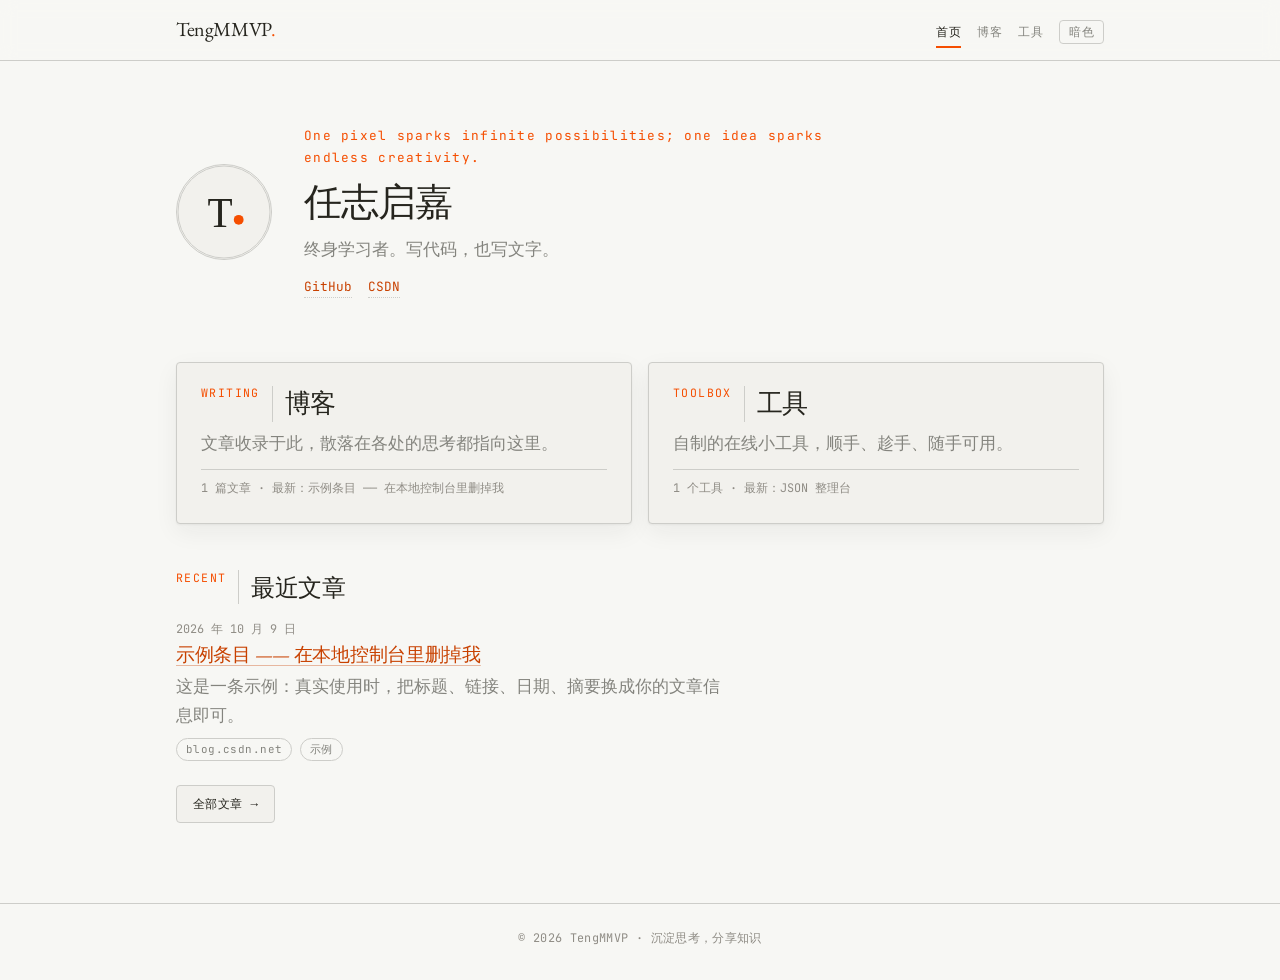
<file: index.html>
<!DOCTYPE html>
<html lang="zh-CN">
<head>
  <meta charset="UTF-8">
  <meta name="viewport" content="width=device-width, initial-scale=1.0">
<!--gen:head-title:start-->
  <title>TengMMVP · One pixel sparks infinite possibilities; one idea sparks endless creativity.</title>
  <meta name="description" content="TengMMVP 的个人主页：沉淀思考，分享知识。">
<!--gen:head-title:end-->
<!--gen:csp:start-->
  <meta http-equiv="Content-Security-Policy" content="default-src 'self'; script-src 'self'; style-src 'self' 'unsafe-inline'; img-src 'self' data:; font-src 'self'; connect-src 'self'; object-src 'none'; base-uri 'self'; form-action 'self'">
<!--gen:csp:end-->
  <script src="/shared/theme-boot.js"></script>
  <link rel="icon" href="/assets/icons/favicon.svg" type="image/svg+xml">
  <link rel="icon" href="/favicon.ico" sizes="any">
  <link rel="icon" href="/assets/icons/favicon-32x32.png" type="image/png" sizes="32x32">
  <link rel="icon" href="/assets/icons/favicon-16x16.png" type="image/png" sizes="16x16">
  <link rel="apple-touch-icon" href="/assets/icons/apple-touch-icon.png">
  <link rel="manifest" href="/assets/icons/site.webmanifest">
  <link rel="preload" href="/assets/fonts/eb-garamond-400.woff2" as="font" type="font/woff2" crossorigin>
  <link rel="preload" href="/assets/fonts/jetbrains-mono-400.woff2" as="font" type="font/woff2" crossorigin>
  <link rel="modulepreload" href="/shared/tmm.js">
  <link rel="stylesheet" href="/shared/theme.css">
  <style>
    .hero { padding: var(--s16) 0 var(--s12); }
    .hero-inner { display: flex; gap: var(--s8); align-items: center; flex-wrap: wrap; }
    .hero-avatar { width: 96px; height: 96px; border-radius: 50%; border: var(--hairline) solid var(--color-border); background: var(--color-surface); }
    .hero-kicker { font-family: var(--font-mono); font-size: .8rem; letter-spacing: .1em; color: var(--color-accent); margin-bottom: var(--s2); }
    .hero-name { margin-bottom: var(--s2); }
    .hero-bio { color: var(--color-text-muted); }
    .hero-now { font-family: var(--font-mono); font-size: .8rem; color: var(--color-text-muted); margin-top: var(--s1); }
    .hero-now::before { content: "▸ "; color: var(--color-accent); }
    .hero-socials { display: flex; gap: var(--s4); margin-top: var(--s3); font-family: var(--font-mono); font-size: .8rem; }
    .hero-socials a { text-decoration: none; border-bottom: 1px dotted var(--color-border); }

    .entrances { padding: var(--s4) 0 var(--s8); }
    .entrance-grid { display: grid; grid-template-columns: 1fr 1fr; gap: var(--s4); }
    .entrance { display: block; padding: var(--s6); text-decoration: none; color: inherit; }
    .entrance-head { display: flex; align-items: stretch; gap: var(--s3); margin-bottom: var(--s2); }
    .entrance-kicker { font-family: var(--font-mono); font-size: .72rem; line-height: 1; letter-spacing: .12em; text-transform: uppercase; color: var(--color-accent); display: inline-flex; align-items: flex-start; gap: var(--s3); }
    .entrance-kicker::after { content: ""; display: block; width: 1px; height: 110%; background: var(--color-border); align-self: center; }
    .entrance-desc { color: var(--color-text-muted); margin-bottom: var(--s3); }
    .entrance-stat { font-family: var(--font-mono); font-size: .74rem; color: var(--color-text-faint); border-top: var(--hairline) solid var(--color-border); padding-top: var(--s2); }

    .recent { padding: var(--s4) 0; }
    .entry-list { display: grid; gap: var(--s6); }
    .entry-date { font-family: var(--font-mono); font-size: .74rem; color: var(--color-text-faint); margin-bottom: var(--s1); }
    .entry-title { margin-bottom: var(--s1); }
    .entry-summary { color: var(--color-text-muted); margin-bottom: var(--s2); }
    .list-more { margin-top: var(--s6); }

    .project-grid { display: grid; grid-template-columns: repeat(auto-fill, minmax(240px, 1fr)); gap: var(--s4); }
    .project { padding: var(--s4); }
    .project-name { margin-bottom: var(--s1); }
    .project-desc { color: var(--color-text-muted); font-size: .9rem; margin-bottom: var(--s2); }

    @media (max-width: 640px) { .entrance-grid { grid-template-columns: 1fr; } }
  </style>
</head>
<body>
  <noscript><p class="noscript-note">已展示静态内容，筛选等增强功能需要 JavaScript。</p></noscript>

<!--gen:chrome:header:start-->
  <header class="site-header">
    <div class="container">
      <a href="/" class="site-logo">TengMMVP<span class="dot">.</span></a>
      <nav class="site-nav" aria-label="主导航">
        <a href="/" aria-current="page">首页</a>
        <a href="/blog/">博客</a>
        <a href="/tools/">工具</a>
        <button class="theme-toggle" id="themeToggle" type="button">主题</button>
      </nav>
    </div>
  </header>
<!--gen:chrome:header:end-->

  <main>
<!--gen:hero:start-->
    <section class="hero" aria-label="个人名片">
      <div class="container hero-inner">
        <img class="hero-avatar" src="/assets/img/avatar.svg" alt="任志启嘉" width="96" height="96">
        <div class="hero-text">
          <p class="hero-kicker">One pixel sparks infinite possibilities; one idea sparks endless creativity.</p>
          <h1 class="hero-name">任志启嘉</h1>
          <p class="hero-bio">终身学习者。写代码，也写文字。</p>
          <p class="hero-socials">
            <a href="https://github.com/TengMMVP" target="_blank" rel="noopener noreferrer">GitHub</a>
            <a href="https://blog.csdn.net/TengMMVP" target="_blank" rel="noopener noreferrer">CSDN</a>
          </p>
        </div>
      </div>
    </section>
<!--gen:hero:end-->

<!--gen:entrances:start-->
    <section class="entrances" aria-label="站点入口">
      <div class="container">
        <div class="entrance-grid">
          <a class="entrance card" href="/blog/">
            <div class="entrance-head"><p class="entrance-kicker">Writing</p><h2 class="entrance-title">博客</h2></div>
            <p class="entrance-desc">文章收录于此，散落在各处的思考都指向这里。</p>
            <p class="entrance-stat"><span data-stat="blog-count">1</span> 篇文章 · 最新：<span data-stat="blog-latest">示例条目 —— 在本地控制台里删掉我</span></p>
          </a>
          <a class="entrance card" href="/tools/">
            <div class="entrance-head"><p class="entrance-kicker">Toolbox</p><h2 class="entrance-title">工具</h2></div>
            <p class="entrance-desc">自制的在线小工具，顺手、趁手、随手可用。</p>
            <p class="entrance-stat"><span data-stat="tools-count">1</span> 个工具 · 最新：<span data-stat="tools-latest">JSON 整理台</span></p>
          </a>
        </div>
      </div>
    </section>
<!--gen:entrances:end-->

<!--gen:recent-blogs:start-->
    <section class="recent" aria-labelledby="recent-title">
      <div class="container">
        <div class="section-head">
          <span class="section-kicker">Recent</span>
          <h2 id="recent-title" class="section-title">最近文章</h2>
        </div>
        <div class="entry-list" data-region="recent-blogs">
          <article class="entry">
            <p class="entry-date">2026 年 10 月 9 日</p>
            <h3 class="entry-title"><a href="https://blog.csdn.net/TengMMVP" target="_blank" rel="noopener noreferrer">示例条目 —— 在本地控制台里删掉我</a></h3>
            <p class="entry-summary">这是一条示例：真实使用时，把标题、链接、日期、摘要换成你的文章信息即可。</p>
            <p class="entry-meta chips">
            <span class="chip">blog.csdn.net</span>
            <span class="chip">示例</span>
            </p>
          </article>
        </div>
        <p class="list-more"><a class="btn" href="/blog/">全部文章 →</a></p>
      </div>
    </section>
<!--gen:recent-blogs:end-->

<!--gen:projects:start-->

<!--gen:projects:end-->
  </main>

<!--gen:chrome:footer:start-->
  <footer class="site-footer">
    <div class="container">
      <p>© 2026 TengMMVP · 沉淀思考，分享知识</p>
    </div>
  </footer>
<!--gen:chrome:footer:end-->

  <script type="module" src="/shared/page-home.js"></script>
</body>
</html>
</file>
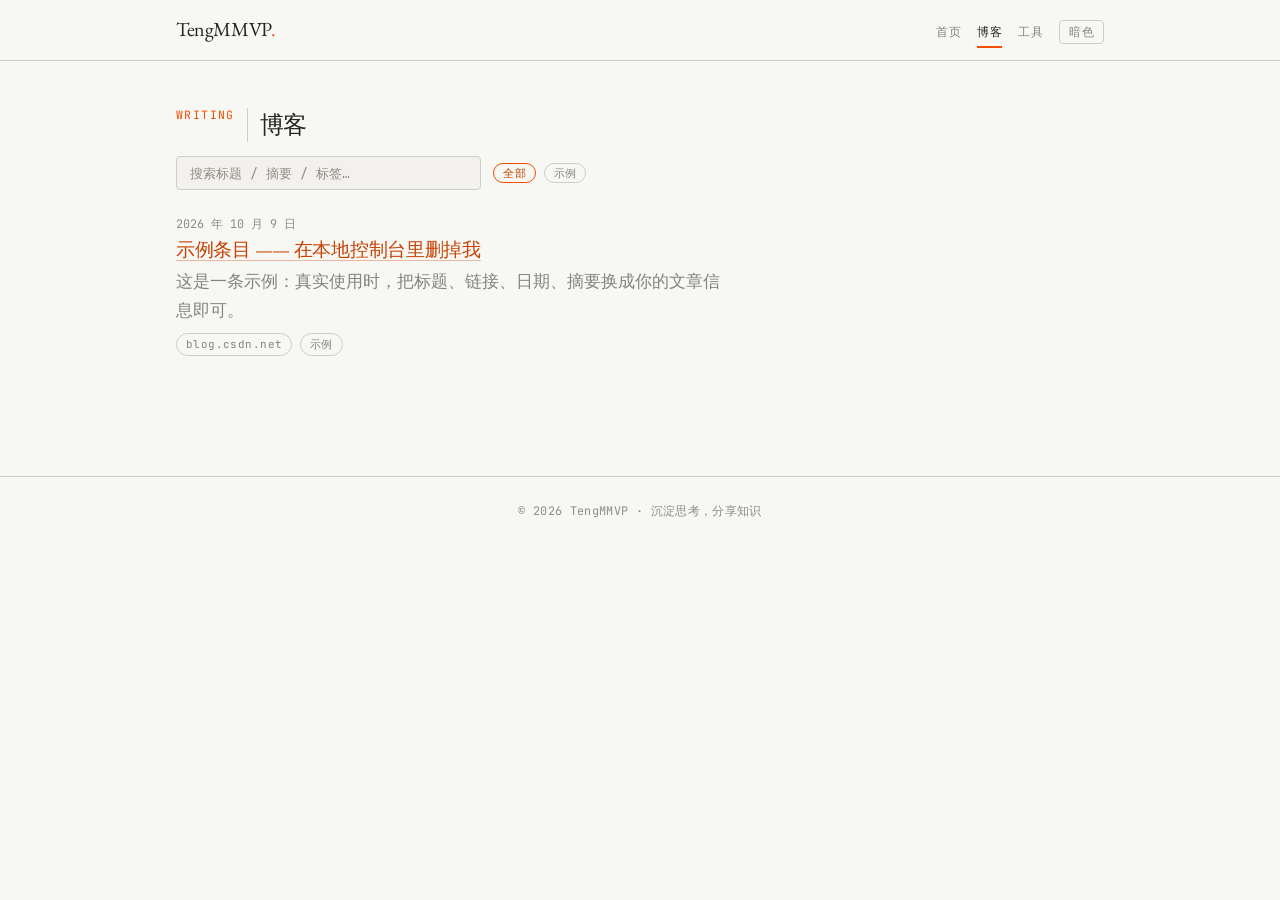
<file: blog/index.html>
<!DOCTYPE html>
<html lang="zh-CN">
<head>
  <meta charset="UTF-8">
  <meta name="viewport" content="width=device-width, initial-scale=1.0">
<!--gen:head-title:start-->
  <title>博客 · TengMMVP</title>
  <meta name="description" content="TengMMVP 的文章索引：沉淀思考，分享知识。">
<!--gen:head-title:end-->
<!--gen:csp:start-->
  <meta http-equiv="Content-Security-Policy" content="default-src 'self'; script-src 'self'; style-src 'self' 'unsafe-inline'; img-src 'self' data:; font-src 'self'; connect-src 'self'; object-src 'none'; base-uri 'self'; form-action 'self'">
<!--gen:csp:end-->
  <script src="/shared/theme-boot.js"></script>
  <link rel="icon" href="/assets/icons/favicon.svg" type="image/svg+xml">
  <link rel="icon" href="/favicon.ico" sizes="any">
  <link rel="icon" href="/assets/icons/favicon-32x32.png" type="image/png" sizes="32x32">
  <link rel="icon" href="/assets/icons/favicon-16x16.png" type="image/png" sizes="16x16">
  <link rel="apple-touch-icon" href="/assets/icons/apple-touch-icon.png">
  <link rel="manifest" href="/assets/icons/site.webmanifest">
  <link rel="preload" href="/assets/fonts/eb-garamond-400.woff2" as="font" type="font/woff2" crossorigin>
  <link rel="preload" href="/assets/fonts/jetbrains-mono-400.woff2" as="font" type="font/woff2" crossorigin>
  <link rel="modulepreload" href="/shared/tmm.js">
  <link rel="stylesheet" href="/shared/theme.css">
  <style>
    .page-intro { padding: var(--s12) 0 var(--s6); }
    .list-toolbar { display: grid; gap: var(--s3); margin-bottom: var(--s6); }
    @media (min-width: 641px) { .list-toolbar { grid-template-columns: minmax(240px, 1fr) 2fr; align-items: center; } }
    .entry-list { display: grid; gap: var(--s6); padding-bottom: var(--s8); }
    .entry-date { font-family: var(--font-mono); font-size: .74rem; color: var(--color-text-faint); margin-bottom: var(--s1); }
    .entry-title { margin-bottom: var(--s1); }
    .entry-summary { color: var(--color-text-muted); margin-bottom: var(--s2); }
  </style>
</head>
<body>
  <noscript><p class="noscript-note">已展示静态内容，筛选与搜索需要 JavaScript。</p></noscript>

<!--gen:chrome:header:start-->
  <header class="site-header">
    <div class="container">
      <a href="/" class="site-logo">TengMMVP<span class="dot">.</span></a>
      <nav class="site-nav" aria-label="主导航">
        <a href="/">首页</a>
        <a href="/blog/" aria-current="page">博客</a>
        <a href="/tools/">工具</a>
        <button class="theme-toggle" id="themeToggle" type="button">主题</button>
      </nav>
    </div>
  </header>
<!--gen:chrome:header:end-->

  <main>
    <section class="page-intro">
      <div class="container">
        <div class="section-head">
          <span class="section-kicker">Writing</span>
          <h1 class="section-title">博客</h1>
        </div>
        <div class="list-toolbar">
          <input class="input" id="blogSearch" type="search" placeholder="搜索标题 / 摘要 / 标签…" aria-label="搜索文章">
          <div class="chips" id="blogTags" role="group" aria-label="按标签筛选"></div>
        </div>
        <p class="visually-hidden" id="listStatus" role="status" aria-live="polite"></p>
        <div class="entry-list" data-region="blog-list">
<!--gen:blog-list:start-->
          <article class="entry">
            <p class="entry-date">2026 年 10 月 9 日</p>
            <h3 class="entry-title"><a href="https://blog.csdn.net/TengMMVP" target="_blank" rel="noopener noreferrer">示例条目 —— 在本地控制台里删掉我</a></h3>
            <p class="entry-summary">这是一条示例：真实使用时，把标题、链接、日期、摘要换成你的文章信息即可。</p>
            <p class="entry-meta chips">
            <span class="chip">blog.csdn.net</span>
            <span class="chip">示例</span>
            </p>
          </article>
<!--gen:blog-list:end-->
        </div>
      </div>
    </section>
  </main>

<!--gen:chrome:footer:start-->
  <footer class="site-footer">
    <div class="container">
      <p>© 2026 TengMMVP · 沉淀思考，分享知识</p>
    </div>
  </footer>
<!--gen:chrome:footer:end-->

  <script type="module" src="/shared/page-blog.js"></script>
</body>
</html>
</file>
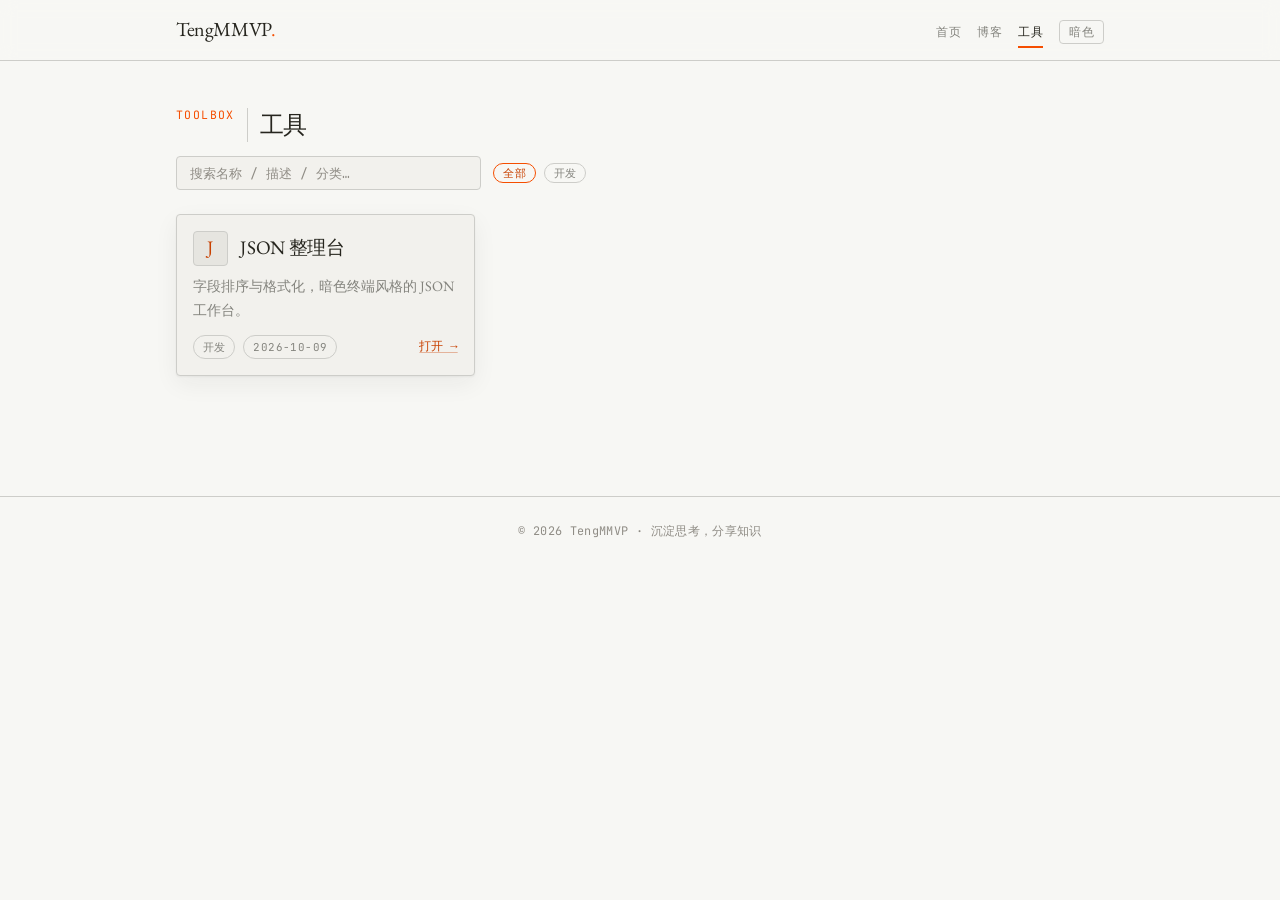
<file: tools/index.html>
<!DOCTYPE html>
<html lang="zh-CN">
<head>
  <meta charset="UTF-8">
  <meta name="viewport" content="width=device-width, initial-scale=1.0">
<!--gen:head-title:start-->
  <title>工具 · TengMMVP</title>
  <meta name="description" content="TengMMVP 的在线小工具集合：沉淀思考，分享知识。">
<!--gen:head-title:end-->
<!--gen:csp:start-->
  <meta http-equiv="Content-Security-Policy" content="default-src 'self'; script-src 'self'; style-src 'self' 'unsafe-inline'; img-src 'self' data:; font-src 'self'; connect-src 'self'; object-src 'none'; base-uri 'self'; form-action 'self'">
<!--gen:csp:end-->
  <script src="/shared/theme-boot.js"></script>
  <link rel="icon" href="/assets/icons/favicon.svg" type="image/svg+xml">
  <link rel="icon" href="/favicon.ico" sizes="any">
  <link rel="icon" href="/assets/icons/favicon-32x32.png" type="image/png" sizes="32x32">
  <link rel="icon" href="/assets/icons/favicon-16x16.png" type="image/png" sizes="16x16">
  <link rel="apple-touch-icon" href="/assets/icons/apple-touch-icon.png">
  <link rel="manifest" href="/assets/icons/site.webmanifest">
  <link rel="preload" href="/assets/fonts/eb-garamond-400.woff2" as="font" type="font/woff2" crossorigin>
  <link rel="preload" href="/assets/fonts/jetbrains-mono-400.woff2" as="font" type="font/woff2" crossorigin>
  <link rel="modulepreload" href="/shared/tmm.js">
  <link rel="stylesheet" href="/shared/theme.css">
  <style>
    .page-intro { padding: var(--s12) 0 var(--s6); }
    .list-toolbar { display: grid; gap: var(--s3); margin-bottom: var(--s6); }
    @media (min-width: 641px) { .list-toolbar { grid-template-columns: minmax(240px, 1fr) 2fr; align-items: center; } }
    .tool-grid { display: grid; grid-template-columns: repeat(auto-fill, minmax(260px, 1fr)); gap: var(--s4); padding-bottom: var(--s8); }
    .tool { display: flex; flex-direction: column; padding: var(--s4); }
    .tool-head { display: flex; align-items: center; gap: var(--s3); margin-bottom: var(--s2); }
    .tool-glyph { width: 2.2rem; height: 2.2rem; display: grid; place-items: center; font-family: var(--font-serif); font-size: 1.2rem; color: var(--color-accent-ink); border: var(--hairline) solid var(--color-border); border-radius: var(--radius); background: var(--color-surface-alt); flex: none; }
    .tool-name { margin: 0; }
    .tool-name a { color: var(--color-text); text-decoration: none; }
    .tool-name a:hover { color: var(--color-accent-ink); }
    .tool-desc { color: var(--color-text-muted); font-size: .9rem; margin-bottom: var(--s3); flex: 1; }
    .tool-foot { display: flex; justify-content: space-between; align-items: center; gap: var(--s2); }
    .tool-open { font-family: var(--font-mono); font-size: .76rem; white-space: nowrap; }
  </style>
</head>
<body>
  <noscript><p class="noscript-note">已展示静态内容，筛选与搜索需要 JavaScript。</p></noscript>

<!--gen:chrome:header:start-->
  <header class="site-header">
    <div class="container">
      <a href="/" class="site-logo">TengMMVP<span class="dot">.</span></a>
      <nav class="site-nav" aria-label="主导航">
        <a href="/">首页</a>
        <a href="/blog/">博客</a>
        <a href="/tools/" aria-current="page">工具</a>
        <button class="theme-toggle" id="themeToggle" type="button">主题</button>
      </nav>
    </div>
  </header>
<!--gen:chrome:header:end-->

  <main>
    <section class="page-intro">
      <div class="container">
        <div class="section-head">
          <span class="section-kicker">Toolbox</span>
          <h1 class="section-title">工具</h1>
        </div>
        <div class="list-toolbar">
          <input class="input" id="toolSearch" type="search" placeholder="搜索名称 / 描述 / 分类…" aria-label="搜索工具">
          <div class="chips" id="toolCats" role="group" aria-label="按分类筛选"></div>
        </div>
        <p class="visually-hidden" id="listStatus" role="status" aria-live="polite"></p>
        <div class="tool-grid" data-region="tools-list">
<!--gen:tools-list:start-->
          <article class="tool card">
            <div class="tool-head">
              <span class="tool-glyph" aria-hidden="true">J</span>
              <h3 class="tool-name"><a href="/tools/json-tool/">JSON 整理台</a></h3>
            </div>
            <p class="tool-desc">字段排序与格式化，暗色终端风格的 JSON 工作台。</p>
            <div class="tool-foot">
              <p class="chips"><span class="chip">开发</span><span class="chip">2026-10-09</span></p>
              <a class="tool-open" href="/tools/json-tool/">打开 →</a>
            </div>
          </article>
<!--gen:tools-list:end-->
        </div>
      </div>
    </section>
  </main>

<!--gen:chrome:footer:start-->
  <footer class="site-footer">
    <div class="container">
      <p>© 2026 TengMMVP · 沉淀思考，分享知识</p>
    </div>
  </footer>
<!--gen:chrome:footer:end-->

  <script type="module" src="/shared/page-tools.js"></script>
</body>
</html>
</file>
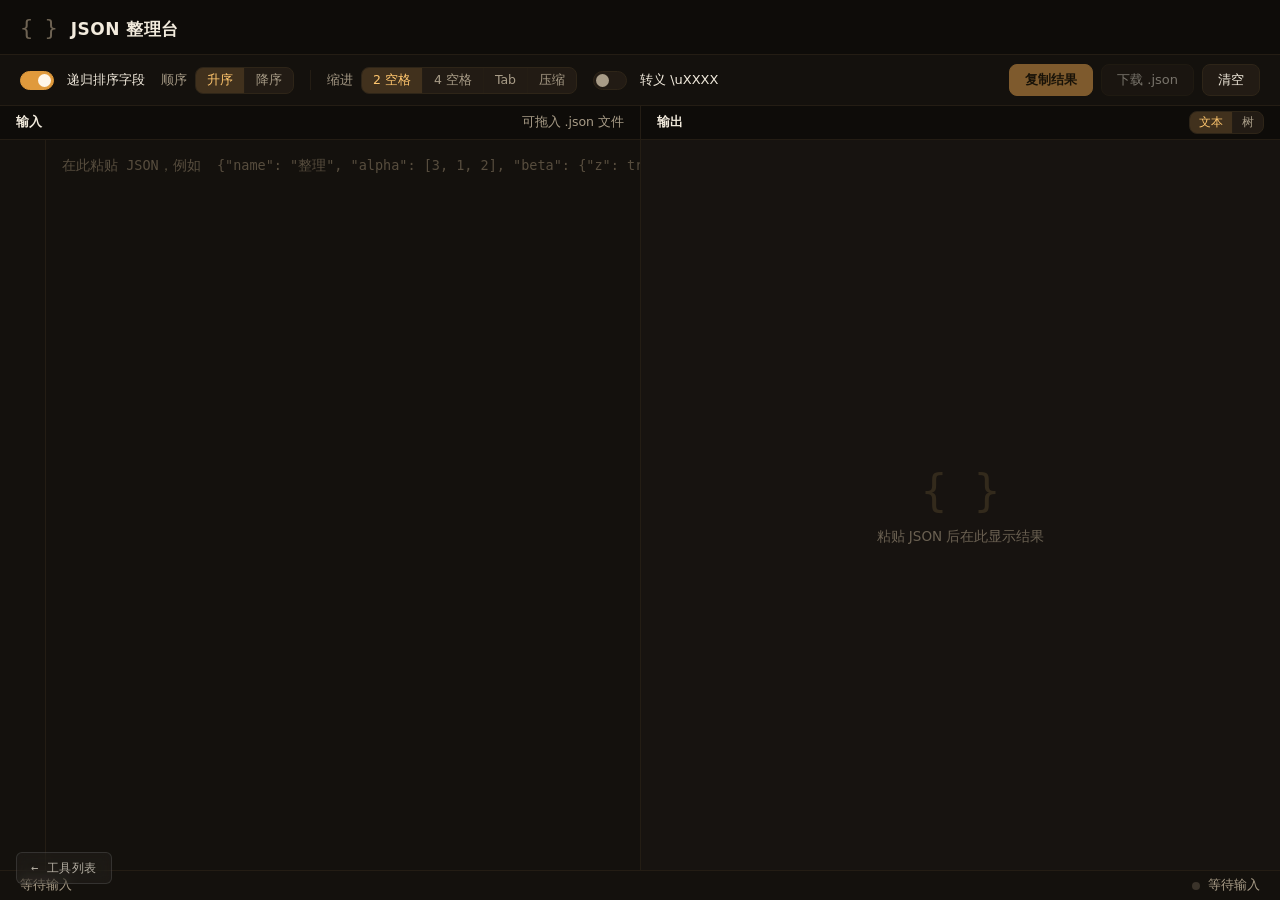
<file: tools/json-tool/index.html>
<!DOCTYPE html>
<html lang="zh-CN">
<head>
<meta charset="UTF-8">
<meta name="viewport" content="width=device-width, initial-scale=1.0">
<title>JSON 整理台 — 字段排序与格式化</title>
<link rel="icon" href="data:image/svg+xml,%3Csvg xmlns='http://www.w3.org/2000/svg' viewBox='0 0 32 32'%3E%3Ctext x='16' y='23' font-size='20' text-anchor='middle' fill='%23FFB454' font-family='monospace' font-weight='bold'%3E%7B%7D%3C/text%3E%3C/svg%3E">
<style>
  :root {
    /* 设计令牌 */
    --bg: #0E0C09;            /* 画布 */
    --panel-deep: #14110D;    /* 输入工作面 */
    --panel: #171310;         /* 输出面 */
    --elevated: #221B14;      /* 浮起层 */
    --elevated-hover: #2A2118;
    --border: #2E2518;
    --border-soft: #241D14;
    --text: #F2EBDD;          /* 暖白 */
    --text-dim: #A89C87;
    --text-faint: #6B6152;
    --amber: #FFB454;         /* 强调 */
    --amber-bright: #FFC66E;
    --amber-active: #E09A3C;
    --amber-tint: rgba(255, 180, 84, .14);
    --green: #A6E22E;         /* 字符串 / 正常态 */
    --cyan: #66D9EF;          /* 数字 / 信息 */
    --violet: #AE81FF;        /* true / false / null */
    --err: #F92672;           /* 错误 */
    --punct: #6E6353;
    --mono: "Cascadia Code", "Cascadia Mono", Consolas, "JetBrains Mono", monospace;
    --ui: "Segoe UI Variable Text", "Segoe UI", "Microsoft YaHei UI", "Microsoft YaHei", system-ui, sans-serif;
    --line-h: 1.65;
    --code-size: 13.5px;
    --row-h: 22.3px; /* 与代码行对齐 */
  }

  * { margin: 0; padding: 0; box-sizing: border-box; }

  html, body { height: 100%; }

  body {
    background: var(--bg);
    color: var(--text);
    font-family: var(--ui);
    font-size: 14px;
    display: flex;
    flex-direction: column;
    overflow: hidden;
  }

  /* 页首 */
  header {
    display: flex;
    align-items: baseline;
    gap: 14px;
    padding: 15px 20px 13px;
    border-bottom: 1px solid var(--border-soft);
    flex: none;
  }

  .logo {
    font-family: var(--mono);
    font-weight: 700;
    font-size: 22px;
    color: var(--amber);
    letter-spacing: -1px;
    user-select: none;
  }

  .logo .curly-dim { color: var(--punct); font-weight: 400; }

  h1 { font-size: 17px; font-weight: 600; letter-spacing: .5px; }

  /* 工具栏 */
  .toolbar {
    display: flex;
    align-items: center;
    gap: 16px;
    padding: 9px 20px;
    border-bottom: 1px solid var(--border-soft);
    background: var(--panel-deep);
    flex: none;
    flex-wrap: wrap;
  }

  .control { display: flex; align-items: center; gap: 8px; }
  .control.disabled { opacity: .4; pointer-events: none; }

  .control-label { color: var(--text-dim); font-size: 13px; user-select: none; }

  .divider { width: 1px; height: 20px; background: var(--border-soft); flex: none; }

  /* 开关 */
  .switch { position: relative; display: inline-flex; align-items: center; cursor: pointer; flex: none; }

  .switch input { position: absolute; opacity: 0; width: 100%; height: 100%; cursor: pointer; }

  .switch .track {
    width: 34px;
    height: 19px;
    border-radius: 10px;
    background: var(--elevated);
    border: 1px solid var(--border);
    transition: background .15s;
    position: relative;
    flex: none;
  }

  .switch .thumb {
    position: absolute;
    top: 2px;
    left: 2px;
    width: 13px;
    height: 13px;
    border-radius: 50%;
    background: var(--text-dim);
    transition: transform .15s, background .15s;
  }

  .switch input:checked + .track { background: var(--amber-active); border-color: var(--amber-active); }
  .switch input:checked + .track .thumb { transform: translateX(15px); background: #FFF6E8; }
  .switch input:focus-visible + .track { outline: 2px solid var(--amber-bright); outline-offset: 2px; }

  .switch-text { font-size: 13px; margin-left: 5px; cursor: pointer; user-select: none; white-space: nowrap; }

  /* 分段选择器 */
  .seg {
    display: inline-flex;
    border: 1px solid var(--border);
    border-radius: 8px;
    overflow: hidden;
    background: var(--elevated);
  }

  .seg input { position: absolute; opacity: 0; pointer-events: none; }

  .seg label {
    padding: 4px 11px;
    font-size: 12.5px;
    color: var(--text-dim);
    cursor: pointer;
    border-right: 1px solid var(--border-soft);
    transition: background .12s, color .12s;
    user-select: none;
    white-space: nowrap;
  }

  .seg label:last-of-type { border-right: none; }
  .seg label:hover { color: var(--text); }

  .seg input:checked + label { background: var(--amber-tint); color: var(--amber-bright); }
  .seg input:focus-visible + label { outline: 2px solid var(--amber-bright); outline-offset: -3px; }

  /* 动作按钮 */
  .actions { margin-left: auto; display: flex; gap: 8px; }

  .btn {
    font-family: var(--ui);
    font-size: 13px;
    padding: 6px 15px;
    border-radius: 8px;
    border: 1px solid var(--border);
    background: var(--elevated);
    color: var(--text);
    cursor: pointer;
    transition: background .12s, border-color .12s, color .12s;
    white-space: nowrap;
  }

  .btn:hover { border-color: #3E3320; background: var(--elevated-hover); }
  .btn:focus-visible { outline: 2px solid var(--amber-bright); outline-offset: 2px; }
  .btn:disabled { opacity: .45; cursor: default; }
  .btn:disabled:hover { border-color: var(--border); background: var(--panel); }

  .btn-primary {
    background: var(--amber);
    border-color: var(--amber);
    color: #1F1503;
    font-weight: 600;
  }

  .btn-primary:hover { background: var(--amber-bright); border-color: var(--amber-bright); }
  .btn-primary.copied { background: #3D5C22; border-color: #3D5C22; color: #EAF5D8; }

  /* 主区 */
  main {
    flex: 1;
    display: grid;
    grid-template-columns: 1fr 1fr;
    min-height: 0;
  }

  .panel { display: flex; flex-direction: column; min-width: 0; min-height: 0; }
  .panel + .panel { border-left: 1px solid var(--border-soft); }

  .panel-head {
    flex: none;
    height: 34px;
    padding: 0 16px;
    font-size: 12.5px;
    font-weight: 600;
    color: var(--text);
    border-bottom: 1px solid var(--border-soft);
    display: flex;
    justify-content: space-between;
    align-items: center;
    gap: 10px;
  }

  .panel-head .hint { font-weight: 400; color: var(--text-dim); }

  /* 视图切换 */
  .seg.mini label { padding: 2px 9px; font-size: 12px; font-weight: 400; }

  /* 编辑器 */
  .editor-wrap {
    flex: 1;
    display: flex;
    min-height: 0;
    position: relative;
  }

  .gutter {
    flex: none;
    width: 46px;
    overflow: hidden;
    background: var(--panel-deep);
    border-right: 1px solid var(--border-soft);
    font-family: var(--mono);
    font-size: 12px;
    line-height: var(--line-h);
    color: #5A5142;
    text-align: right;
    user-select: none;
  }

  .gutter-inner { padding: 14px 10px 14px 0; line-height: var(--row-h); white-space: pre; }

  .input-panel .editor-wrap { background: var(--panel-deep); }

  #input {
    flex: 1;
    min-width: 0;
    resize: none;
    border: none;
    outline: none;
    background: transparent;
    color: var(--text);
    font-family: var(--mono);
    font-size: var(--code-size);
    line-height: var(--row-h);
    padding: 14px 16px;
    caret-color: var(--amber-bright);
    tab-size: 2;
    white-space: pre;
    overflow: auto;
  }

  #input::placeholder { color: #574D3E; }

  .output-scroll {
    flex: 1;
    min-width: 0;
    overflow: auto;
    background: var(--panel);
    position: relative;
  }

  #output {
    font-family: var(--mono);
    font-size: var(--code-size);
    line-height: var(--row-h);
    padding: 14px 16px;
    white-space: pre;
    min-width: max-content;
  }

  #output code { font-family: inherit; }

  /* 语法高亮 */
  .k { color: var(--amber); }        /* 字段名 */
  .s { color: var(--green); }        /* 字符串 */
  .n { color: var(--cyan); }         /* 数字 */
  .b { color: var(--violet); }       /* true / false / null */
  .p { color: var(--punct); }        /* 标点 */

  /* 拖放高亮 */
  .drop-active { outline: 2px dashed var(--amber); outline-offset: -6px; }

  /* 树视图 */
  .tree {
    font-family: var(--mono);
    font-size: var(--code-size);
    line-height: 1.9;
    padding: 12px 14px;
    user-select: text;
  }

  .tree-row { white-space: nowrap; }

  .tree-toggle {
    cursor: pointer;
    color: var(--punct);
    display: inline-block;
    width: 14px;
    user-select: none;
  }

  .tree-toggle:hover { color: var(--amber-bright); }

  .tree-key { color: var(--amber); }
  .tree-scalar-s { color: var(--green); }
  .tree-scalar-n { color: var(--cyan); }
  .tree-scalar-b { color: var(--violet); }
  .tree-punct { color: var(--punct); }
  .tree-count { color: var(--text-faint); margin-left: 4px; }
  .tree-children { border-left: 1px solid var(--border-soft); margin-left: 6px; }
  .tree-children.collapsed { display: none; }
  .tree-collapsed-hint { color: var(--text-faint); }
  .tree-trunc { color: var(--err); }

  /* 空状态 / 错误 */
  .empty-state {
    height: 100%;
    display: flex;
    align-items: center;
    justify-content: center;
    color: var(--text-faint);
    font-size: 13.5px;
    padding: 20px;
    text-align: center;
  }

  .empty-state .brace {
    font-family: var(--mono);
    font-size: 44px;
    color: #332A1C;
    display: block;
    margin-bottom: 12px;
    user-select: none;
  }

  .error-wrap { height: 100%; overflow: auto; padding: 16px; }

  .error-card {
    border: 1px solid rgba(249, 38, 114, .45);
    border-radius: 8px;
    background: #241218;
    padding: 14px 16px;
    cursor: pointer;
    max-width: 640px;
    transition: border-color .12s;
  }

  .error-card:hover { border-color: var(--err); }
  .error-card:focus-visible { outline: 2px solid var(--err); outline-offset: 2px; }

  .error-pos {
    font-family: var(--mono);
    font-weight: 700;
    color: var(--err);
    font-size: 13.5px;
    margin-bottom: 6px;
  }

  .error-msg {
    font-family: var(--mono);
    font-size: 13px;
    color: var(--text-dim);
    word-break: break-all;
    line-height: 1.6;
  }

  .error-jump { margin-top: 10px; font-size: 12.5px; color: var(--amber); }

  /* 大输入降级提示 */
  .large-notice {
    margin: 12px 16px;
    padding: 10px 14px;
    border: 1px solid var(--border);
    border-left: 3px solid var(--amber);
    border-radius: 8px;
    background: var(--elevated);
    color: var(--text-dim);
    font-size: 12.5px;
    line-height: 1.6;
  }

  /* 状态栏 */
  .statusbar {
    flex: none;
    display: flex;
    align-items: center;
    gap: 8px;
    padding: 6px 20px;
    border-top: 1px solid var(--border-soft);
    background: var(--panel-deep);
    font-size: 12.5px;
    color: var(--text-dim);
    flex-wrap: wrap;
  }

  .statusbar .spacer { margin-left: auto; }

  .dot {
    width: 8px;
    height: 8px;
    border-radius: 50%;
    background: #3A332A;
    flex: none;
    transition: background .2s;
  }

  .dot.ok { background: var(--green); }
  .dot.err { background: var(--err); }

  .status-text { transition: color .2s; }
  .status-text.ok { color: var(--green); }
  .status-text.err { color: var(--err); }

  /* 滚动条 */
  ::-webkit-scrollbar { width: 12px; height: 12px; }
  ::-webkit-scrollbar-track { background: transparent; }
  ::-webkit-scrollbar-thumb { background: #2E2518; border-radius: 6px; border: 3px solid var(--panel); }
  ::-webkit-scrollbar-thumb:hover { background: #3E3320; }

  /* 响应式 */
  @media (max-width: 900px) {
    body { overflow: auto; }

    main { grid-template-columns: 1fr; grid-template-rows: minmax(260px, 45%) minmax(260px, 55%); }

    .panel + .panel { border-left: none; border-top: 1px solid var(--border-soft); }

    .actions { margin-left: 0; }
    .divider { display: none; }
  }

  @media (prefers-reduced-motion: reduce) {
    *, *::before, *::after { transition: none !important; }
  }
</style>
</head>
<body>

<header>
  <div class="logo" aria-hidden="true"><span class="curly-dim">{</span>&nbsp;<span class="curly-dim">}</span></div>
  <h1>JSON 整理台</h1>
</header>

<div class="toolbar">
  <div class="control">
    <span class="switch">
      <input type="checkbox" id="sortToggle" checked aria-label="递归排序字段">
      <span class="track"><span class="thumb"></span></span>
    </span>
    <label class="switch-text" for="sortToggle">递归排序字段</label>
  </div>

  <div class="control" id="orderControl">
    <span class="control-label">顺序</span>
    <span class="seg" role="radiogroup" aria-label="排序顺序">
      <input type="radio" name="order" id="ordAsc" value="asc" checked><label for="ordAsc">升序</label>
      <input type="radio" name="order" id="ordDesc" value="desc"><label for="ordDesc">降序</label>
    </span>
  </div>

  <span class="divider" aria-hidden="true"></span>

  <div class="control">
    <span class="control-label" id="indentLabel">缩进</span>
    <span class="seg" role="radiogroup" aria-labelledby="indentLabel">
      <input type="radio" name="indent" id="ind2" value="2" checked><label for="ind2">2 空格</label>
      <input type="radio" name="indent" id="ind4" value="4"><label for="ind4">4 空格</label>
      <input type="radio" name="indent" id="indTab" value="tab"><label for="indTab">Tab</label>
      <input type="radio" name="indent" id="indMin" value="min"><label for="indMin">压缩</label>
    </span>
  </div>

  <div class="control">
    <span class="switch">
      <input type="checkbox" id="escapeToggle" aria-label="转义非 ASCII 字符">
      <span class="track"><span class="thumb"></span></span>
    </span>
    <label class="switch-text" for="escapeToggle" title="把中文等非 ASCII 字符转为 \uXXXX 序列">转义 \uXXXX</label>
  </div>

  <div class="actions">
    <button class="btn btn-primary" id="copyBtn" disabled>复制结果</button>
    <button class="btn" id="downloadBtn" disabled>下载 .json</button>
    <button class="btn" id="clearBtn">清空</button>
  </div>
</div>

<main>
  <section class="panel input-panel" aria-label="输入">
    <div class="panel-head">
      <span>输入</span>
      <span id="inputHint" class="hint">可拖入 .json 文件</span>
    </div>
    <div class="editor-wrap" id="inputWrap">
      <div class="gutter" id="inputGutter" aria-hidden="true"><div class="gutter-inner" id="inputGutterInner"></div></div>
      <textarea id="input" spellcheck="false" autocomplete="off" wrap="off"
        placeholder='在此粘贴 JSON，例如  {"name": "整理", "alpha": [3, 1, 2], "beta": {"z": true, "a": null}}'></textarea>
    </div>
  </section>

  <section class="panel" aria-label="输出">
    <div class="panel-head">
      <span>输出</span>
      <span class="seg mini" role="radiogroup" aria-label="输出视图">
        <input type="radio" name="view" id="viewText" value="text" checked><label for="viewText">文本</label>
        <input type="radio" name="view" id="viewTree" value="tree"><label for="viewTree">树</label>
      </span>
    </div>
    <div class="editor-wrap" id="outputWrap" style="flex-direction: column;">
      <div class="output-scroll" id="outputScroll"></div>
    </div>
  </section>
</main>

<div class="statusbar" aria-live="polite">
  <span id="statLeft">等待输入</span>
  <span class="spacer"></span>
  <span class="dot" id="statusDot"></span>
  <span class="status-text" id="statusText"></span>
</div>

<script>
(function () {
  'use strict';

  const input = document.getElementById('input');
  const inputWrap = document.getElementById('inputWrap');
  const inputGutter = document.getElementById('inputGutter');
  const inputGutterInner = document.getElementById('inputGutterInner');
  const outputScroll = document.getElementById('outputScroll');
  const outputWrap = document.getElementById('outputWrap');
  const copyBtn = document.getElementById('copyBtn');
  const downloadBtn = document.getElementById('downloadBtn');
  const clearBtn = document.getElementById('clearBtn');
  const sortToggle = document.getElementById('sortToggle');
  const escapeToggle = document.getElementById('escapeToggle');
  const orderControl = document.getElementById('orderControl');
  const statLeft = document.getElementById('statLeft');
  const statusDot = document.getElementById('statusDot');
  const statusText = document.getElementById('statusText');

  // 键名按拼音序
  const collatorZh = new Intl.Collator('zh', { numeric: true, sensitivity: 'base' });
  const HIGHLIGHT_LIMIT = 300000; // 超过跳过染色
  const TREE_NODE_LIMIT = 50000;
  const LARGE_INPUT_LIMIT = 500 * 1024; // 输入超过则降级，跳过重渲染
  const NON_WS_RE = /\S/; // 判空用，避免 trim 分配副本

  const PREF_KEY = 'json-tool-prefs';
  const DRAFT_KEY = 'json-tool-draft';

  let lastError = null; // { line, col, pos, msg }
  let lastResult = '';
  let lastTreeData = null; // 解析结果
  let debounceTimer = 0;
  let draftMaxTimer = 0;
  let currentGutterInner = null;

  /* 偏好与草稿 */

  function loadPrefs() {
    try {
      const p = JSON.parse(localStorage.getItem(PREF_KEY) || '{}');
      if (p.sort !== undefined) sortToggle.checked = p.sort;
      if (p.escape !== undefined) escapeToggle.checked = p.escape;
      if (p.indent) {
        const el = { '2': 'ind2', '4': 'ind4', 'tab': 'indTab', 'min': 'indMin' }[p.indent];
        if (el) document.getElementById(el).checked = true;
      }
      if (p.order) {
        const el = p.order === 'desc' ? 'ordDesc' : 'ordAsc';
        document.getElementById(el).checked = true;
      }
      if (p.view === 'tree') document.getElementById('viewTree').checked = true;
    } catch (e) { /* 忽略 */ }
  }

  function savePrefs() {
    try {
      localStorage.setItem(PREF_KEY, JSON.stringify({
        sort: sortToggle.checked,
        escape: escapeToggle.checked,
        indent: document.querySelector('input[name="indent"]:checked').value,
        order: document.querySelector('input[name="order"]:checked').value,
        view: document.querySelector('input[name="view"]:checked').value
      }));
    } catch (e) { /* 忽略 */ }
  }

  function saveDraft() {
    try { localStorage.setItem(DRAFT_KEY, input.value); } catch (e) { /* 忽略 */ }
  }

  function loadDraft() {
    try {
      const d = localStorage.getItem(DRAFT_KEY);
      if (d) input.value = d;
    } catch (e) { /* 忽略 */ }
  }

  function flushDraft() {
    clearTimeout(draftMaxTimer);
    draftMaxTimer = 0;
    saveDraft();
  }

  // 连续输入满 1 秒强制落盘，为草稿防抖加上界
  function scheduleDraftFlush() {
    if (!draftMaxTimer) draftMaxTimer = setTimeout(flushDraft, 1000);
  }

  // 关页或转后台前冲刷防抖窗口内的草稿
  window.addEventListener('pagehide', flushDraft);
  document.addEventListener('visibilitychange', () => {
    if (document.visibilityState === 'hidden') flushDraft();
  });

  /* 核心处理 */

  function sortDeep(value, descending) {
    if (Array.isArray(value)) return value.map(v => sortDeep(v, descending));
    if (value !== null && typeof value === 'object') {
      const keys = Object.keys(value).sort(collatorZh.compare);
      if (descending) keys.reverse();
      const sorted = {};
      for (const k of keys) sorted[k] = sortDeep(value[k], descending);
      return sorted;
    }
    return value;
  }

  function maxDepth(value, depth) {
    if (depth > 99) return depth; // 防御性截断
    if (Array.isArray(value)) return value.reduce((m, v) => Math.max(m, maxDepth(v, depth + 1)), depth);
    if (value !== null && typeof value === 'object') {
      return Object.values(value).reduce((m, v) => Math.max(m, maxDepth(v, depth + 1)), depth);
    }
    return depth;
  }

  function countKeys(value) {
    if (Array.isArray(value)) return value.reduce((s, v) => s + countKeys(v), 0);
    if (value !== null && typeof value === 'object') {
      return Object.keys(value).length + Object.values(value).reduce((s, v) => s + countKeys(v), 0);
    }
    return 0;
  }

  function currentIndent() {
    const v = document.querySelector('input[name="indent"]:checked').value;
    if (v === 'tab') return '\t';
    if (v === 'min') return undefined;
    return Number(v);
  }

  function indentLabel() {
    const v = document.querySelector('input[name="indent"]:checked').value;
    return { '2': '2 空格缩进', '4': '4 空格缩进', 'tab': 'Tab 缩进', 'min': '压缩为一行' }[v];
  }

  // 非 ASCII 转 \uXXXX，BMP 外字符拆为代理对
  function escapeNonAscii(s) {
    return s.replace(/[\uD800-\uDBFF][\uDC00-\uDFFF]|[^\x00-\x7F]/g, c => {
      const cp = c.codePointAt(0);
      if (cp > 0xFFFF) {
        const h = Math.floor((cp - 0x10000) / 0x400) + 0xD800;
        const l = ((cp - 0x10000) % 0x400) + 0xDC00;
        return '\\u' + h.toString(16) + '\\u' + l.toString(16);
      }
      return '\\u' + cp.toString(16).padStart(4, '0');
    });
  }
  function extractErrorPos(err, source) {
    const msg = err && err.message ? err.message : String(err);
    // Edge / Chrome 新版："... at position N (line L column C)"
    let m = /position (\d+)(?: \(line (\d+) column (\d+)\))?/.exec(msg);
    if (m) {
      const pos = Math.min(Number(m[1]), source.length);
      let line = Number(m[2]), col = Number(m[3]);
      if (!line) {
        const upto = source.slice(0, pos);
        line = upto.split('\n').length;
        col = pos - upto.lastIndexOf('\n');
      }
      return { line, col, pos, msg };
    }
    // Firefox："... at line L column C of the JSON data"
    m = /line (\d+) column (\d+)/.exec(msg);
    if (m) return { line: Number(m[1]), col: Number(m[2]), pos: null, msg };
    // Chromium V8："Unexpected token 'X', ...ctx... is not valid JSON"（ctx 内嵌原文真实换行）
    m = /^Unexpected token '(.)',\s*([\s\S]*?)\s+is not valid JSON$/.exec(msg);
    if (m) {
      const tok = m[1];
      let ctx = m[2];
      if (ctx.startsWith('...')) ctx = ctx.slice(3);
      if (ctx.endsWith('...')) ctx = ctx.slice(0, -3);
      if (ctx.length > 1 && ctx.startsWith('"') && ctx.endsWith('"')) ctx = ctx.slice(1, -1);
      const tail = ctx.slice(-8);
      const idx = tail ? source.lastIndexOf(tail) : -1;
      for (let p = idx - 1; p >= Math.max(0, idx - 6) && idx > 0; p--) {
        if (source[p] === tok) {
          const upto = source.slice(0, p);
          return { line: upto.split('\n').length, col: p - upto.lastIndexOf('\n'), pos: p, msg };
        }
      }
    }
    return { line: null, col: null, pos: null, msg };
  }

  /* 文本视图 */

  const esc = s => s.replace(/[&<>"]/g, c => ({ '&': '&amp;', '<': '&lt;', '>': '&gt;', '"': '&quot;' }[c]));

  const TOKEN_RE = /("(?:[^"\\]|\\.)*")(\s*:)?|(-?\d+(?:\.\d+)?(?:[eE][+-]?\d+)?)|\b(true|false|null)\b/g;

  function highlight(json) {
    let out = '', last = 0, m;
    TOKEN_RE.lastIndex = 0;
    while ((m = TOKEN_RE.exec(json)) !== null) {
      out += esc(json.slice(last, m.index));
      if (m[1] !== undefined) {
        out += '<span class="' + (m[2] !== undefined ? 'k' : 's') + '">' + esc(m[1]) + '</span>';
        if (m[2] !== undefined) out += '<span class="p">' + esc(m[2]) + '</span>';
      } else if (m[3] !== undefined) {
        out += '<span class="n">' + esc(m[3]) + '</span>';
      } else {
        out += '<span class="b">' + esc(m[4]) + '</span>';
      }
      last = m.index + m[0].length;
    }
    return out + esc(json.slice(last));
  }

  /* 树视图 */

  function el(tag, cls, text) {
    const n = document.createElement(tag);
    if (cls) n.className = cls;
    if (text !== undefined) n.textContent = text;
    return n;
  }

  function buildTreeNode(value, key, depth, counter) {
    if (counter.n > TREE_NODE_LIMIT) {
      return el('div', 'tree-row tree-trunc', '… 节点过多，已截断');
    }
    counter.n++;

    const row = el('div', 'tree-row');
    row.style.paddingLeft = (depth * 16) + 'px';

    const isObj = value !== null && typeof value === 'object';
    const hasKey = key !== null;

    if (!isObj) {
      if (hasKey) {
        row.append(el('span', 'tree-key', JSON.stringify(String(key))));
        row.append(el('span', 'tree-punct', ': '));
      }
      let cls, text;
      if (typeof value === 'string') { cls = 'tree-scalar-s'; text = JSON.stringify(value); }
      else if (typeof value === 'number') { cls = 'tree-scalar-n'; text = String(value); }
      else { cls = 'tree-scalar-b'; text = String(value); } // boolean / null
      row.append(el('span', cls, text));
      return row;
    }

    // 对象 / 数组
    const isArr = Array.isArray(value);
    const entries = isArr ? value.map((v, i) => [i, v]) : Object.entries(value);
    const openCh = isArr ? '[' : '{';
    const closeCh = isArr ? ']' : '}';

    const toggle = el('span', 'tree-toggle', '▾');
    row.append(toggle);

    if (hasKey) {
      row.append(el('span', 'tree-key', JSON.stringify(String(key))));
      row.append(el('span', 'tree-punct', ': '));
    }
    row.append(el('span', 'tree-punct', openCh));
    const count = el('span', 'tree-count', entries.length ? ' ' + entries.length + (isArr ? ' 项' : ' 个键') : '');
    row.append(count);
    const hint = el('span', 'tree-collapsed-hint', ' … ' + closeCh);
    hint.style.display = 'none';
    row.append(hint);
    row.append(el('span', 'tree-punct', closeCh));

    const children = el('div', 'tree-children');
    let rendered = false;

    const renderChildren = () => {
      if (rendered) return;
      rendered = true;
      for (const [k, v] of entries) children.appendChild(buildTreeNode(v, k, depth + 1, counter));
    };

    const applyState = expanded => {
      if (expanded) { renderChildren(); children.classList.remove('collapsed'); toggle.textContent = '▾'; hint.style.display = 'none'; count.style.display = ''; }
      else { children.classList.add('collapsed'); toggle.textContent = '▸'; hint.style.display = ''; count.style.display = 'none'; }
    };

    // 默认展开前两层
    applyState(depth < 2);

    toggle.addEventListener('click', e => {
      e.stopPropagation();
      applyState(children.classList.contains('collapsed'));
    });

    const frag = document.createDocumentFragment();
    frag.append(row, children);
    return frag;
  }

  function renderTree(rootData) {
    const tree = el('div', 'tree');
    const counter = { n: 0 };
    tree.append(buildTreeNode(rootData, null, 0, counter));
    return tree;
  }

  /* 行号 */

  function updateInputGutter(degraded) {
    // 大输入跳过行号渲染，避免大范围重排
    if (degraded) {
      inputGutterInner.textContent = '';
      return;
    }
    const lines = input.value.split('\n').length;
    if (lines <= 1 && input.value === '') {
      inputGutterInner.textContent = '';
      return;
    }
    let s = '';
    for (let i = 1; i <= lines; i++) s += i + '\n';
    inputGutterInner.textContent = s;
  }

  input.addEventListener('scroll', () => { inputGutter.scrollTop = input.scrollTop; });

  // 输出行号以 transform 随滚动平移
  outputScroll.addEventListener('scroll', () => {
    if (currentGutterInner) {
      currentGutterInner.style.transform = 'translateY(' + (-outputScroll.scrollTop) + 'px)';
    }
  });

  function buildOutputGutter(lines) {
    let s = '';
    for (let i = 1; i <= lines; i++) s += i + '\n';
    return s;
  }

  /* 渲染主流程 */

  function render() {
    // 解析与错误定位基于原文，避免前导空白错位
    const raw = input.value;
    const degraded = raw.length > LARGE_INPUT_LIMIT;
    updateInputGutter(degraded);

    orderControl.classList.toggle('disabled', !sortToggle.checked);

    if (!NON_WS_RE.test(raw)) {
      lastError = null;
      lastResult = '';
      lastTreeData = null;
      outputScroll.innerHTML = '<div class="empty-state"><div><span class="brace">{&nbsp;}</span>粘贴 JSON 后在此显示结果</div></div>';
      setStatus('', '等待输入');
      setStats('');
      copyBtn.disabled = downloadBtn.disabled = true;
      return;
    }

    const lines = raw.split('\n').length;
    const chars = raw.length;

    const t0 = performance.now();
    let data;
    try {
      data = JSON.parse(raw);
    } catch (err) {
      // 仅剥离边缘不可见空白重试，正文异常仍按原文定位
      const stripped = raw.trim();
      if (stripped !== raw) {
        try { data = JSON.parse(stripped); } catch (e) { /* 忽略 */ }
      }
      if (data === undefined) {
        lastError = extractErrorPos(err, raw);
        lastResult = '';
        lastTreeData = null;
        renderError(lastError, degraded);
        setStatus('err', lastError.line
          ? 'JSON 有误 — 第 ' + lastError.line + ' 行 第 ' + lastError.col + ' 列'
          : 'JSON 有误');
        setStats(lines + ' 行，' + chars + ' 字符');
        copyBtn.disabled = downloadBtn.disabled = true;
        return;
      }
    }

    const descending = document.querySelector('input[name="order"]:checked').value === 'desc';
    if (sortToggle.checked) data = sortDeep(data, descending);
    lastTreeData = data;

    // 降级时不预构建结果串，导出时惰性生成
    if (degraded) {
      lastResult = '';
    } else {
      lastResult = JSON.stringify(data, null, currentIndent());
      if (escapeToggle.checked) lastResult = escapeNonAscii(lastResult);
    }

    const elapsed = (performance.now() - t0).toFixed(1);

    renderOutput(degraded);

    setStatus('ok', (sortToggle.checked
      ? (descending ? '已按降序排序，' : '已按升序排序，')
      : '未排序，') + indentLabel() + (escapeToggle.checked ? '，已转义 \\uXXXX' : ''));
    let stats = lines + ' 行，' + chars + ' 字符';
    // 降级时跳过全树统计
    if (!degraded) stats += '，' + countKeys(data) + ' 个键，深度 ' + maxDepth(data, 1) + '，耗时 ' + elapsed + ' ms';
    setStats(stats);
    copyBtn.disabled = downloadBtn.disabled = false;
    lastError = null;
  }

  function largeNoticeBar() {
    return el('div', 'large-notice',
      '输入超过 ' + LARGE_INPUT_LIMIT / 1024 + ' KB，已跳过行号与输出渲染；语法检查、复制与下载不受影响。');
  }

  function renderOutput(degraded) {
    // 大输入跳过输出渲染，避免长阻塞
    if (degraded) {
      currentGutterInner = null;
      outputScroll.innerHTML = '';
      outputScroll.prepend(largeNoticeBar());
      return;
    }
    const view = document.querySelector('input[name="view"]:checked').value;

    if (view === 'tree') {
      currentGutterInner = null;
      outputScroll.innerHTML = '';
      outputScroll.appendChild(renderTree(lastTreeData));
      return;
    }

    // 文本视图
    const outLines = lastResult.split('\n').length;
    const gutter = el('div', 'gutter');
    const gInner = el('div', 'gutter-inner', buildOutputGutter(outLines));
    gutter.appendChild(gInner);

    const pre = el('pre');
    pre.id = 'output';
    const code = el('code');
    code.innerHTML = lastResult.length > HIGHLIGHT_LIMIT ? esc(lastResult) : highlight(lastResult);
    pre.appendChild(code);

    const flex = el('div');
    flex.style.display = 'flex';
    flex.style.alignItems = 'stretch';
    flex.style.minHeight = '100%';
    flex.append(gutter, pre);

    outputScroll.innerHTML = '';
    outputScroll.appendChild(flex);
    currentGutterInner = gInner;
    gInner.style.transform = 'translateY(0px)';
  }

  /* 错误渲染与跳转 */

  function renderError(err, degraded) {
    const posText = err.line ? '第 ' + err.line + ' 行 第 ' + err.col + ' 列' : '位置未知';
    const jumpText = err.pos !== null ? '<div class="error-jump">点击定位到出错位置</div>' : '';
    outputScroll.innerHTML =
      '<div class="error-wrap">' +
        '<div class="error-card" id="errorCard" tabindex="0" role="button">' +
          '<div class="error-pos">' + posText + '</div>' +
          '<div class="error-msg">' + esc(err.msg) + '</div>' +
          jumpText +
        '</div>' +
      '</div>';

    if (degraded) outputScroll.prepend(largeNoticeBar());

    const card = document.getElementById('errorCard');
    if (card) {
      card.addEventListener('click', jumpToError);
      card.addEventListener('keydown', e => {
        if (e.key === 'Enter' || e.key === ' ') { e.preventDefault(); jumpToError(); }
      });
    }
  }

  function jumpToError() {
    if (!lastError) return;
    input.focus();
    if (lastError.pos !== null) {
      input.setSelectionRange(lastError.pos, lastError.pos + 1);
      // 行高取计算值，跟随 --row-h 单一来源
      const rowH = parseFloat(getComputedStyle(input).lineHeight);
      input.scrollTop = Math.max(0, (lastError.line - 3) * rowH);
      inputGutter.scrollTop = input.scrollTop;
    }
  }

  function setStatus(kind, text) {
    statusDot.className = 'dot' + (kind ? ' ' + kind : '');
    statusText.className = 'status-text' + (kind ? ' ' + kind : '');
    statusText.textContent = text;
  }

  function setStats(text) {
    statLeft.textContent = text || '等待输入';
  }

  /* 事件绑定 */

  function scheduleRender(delay) {
    clearTimeout(debounceTimer);
    debounceTimer = setTimeout(render, delay);
  }

  input.addEventListener('input', () => { scheduleRender(200); scheduleDraftFlush(); });

  // Tab 插入缩进
  input.addEventListener('keydown', e => {
    if (e.key === 'Tab' && !e.shiftKey) {
      e.preventDefault();
      input.setRangeText('  ', input.selectionStart, input.selectionEnd, 'end');
      scheduleRender(120);
      scheduleDraftFlush();
    }
  });

  [sortToggle, escapeToggle].forEach(t => t.addEventListener('change', () => { savePrefs(); render(); }));
  document.querySelectorAll('input[name="indent"], input[name="order"], input[name="view"]').forEach(r =>
    r.addEventListener('change', () => { savePrefs(); render(); }));

  // 文件拖放导入
  ['dragenter', 'dragover'].forEach(ev =>
    inputWrap.addEventListener(ev, e => { e.preventDefault(); inputWrap.classList.add('drop-active'); }));
  ['dragleave', 'drop'].forEach(ev =>
    inputWrap.addEventListener(ev, e => { e.preventDefault(); inputWrap.classList.remove('drop-active'); }));

  inputWrap.addEventListener('drop', e => {
    const file = e.dataTransfer && e.dataTransfer.files && e.dataTransfer.files[0];
    if (!file) return;
    const reader = new FileReader();
    reader.onload = () => { input.value = String(reader.result); flushDraft(); render(); };
    reader.readAsText(file);
  });

  // 惰性构建并记忆化，超大输入只在导出时序列化一次
  function formattedResult() {
    if (lastResult === '' && lastTreeData !== null) {
      lastResult = JSON.stringify(lastTreeData, null, currentIndent());
      if (escapeToggle.checked) lastResult = escapeNonAscii(lastResult);
    }
    return lastResult;
  }

  // 复制
  copyBtn.addEventListener('click', () => {
    const text = formattedResult();
    if (!text) return;
    const done = () => {
      copyBtn.textContent = '已复制 ✓';
      copyBtn.classList.add('copied');
      setTimeout(() => { copyBtn.textContent = '复制结果'; copyBtn.classList.remove('copied'); }, 1300);
    };
    if (navigator.clipboard && navigator.clipboard.writeText) {
      navigator.clipboard.writeText(text).then(done).catch(() => fallbackCopy(text, done));
    } else {
      fallbackCopy(text, done);
    }
  });

  function fallbackCopy(text, done) {
    const ta = document.createElement('textarea');
    ta.value = text;
    ta.style.position = 'fixed';
    ta.style.opacity = '0';
    document.body.appendChild(ta);
    ta.select();
    try { document.execCommand('copy'); done(); } catch (e) { /* 忽略 */ }
    document.body.removeChild(ta);
  }

  // 下载
  downloadBtn.addEventListener('click', () => {
    const text = formattedResult();
    if (!text) return;
    const stamp = new Date();
    const pad = n => String(n).padStart(2, '0');
    const name = 'json-' + stamp.getFullYear() + pad(stamp.getMonth() + 1) + pad(stamp.getDate())
               + '-' + pad(stamp.getHours()) + pad(stamp.getMinutes()) + pad(stamp.getSeconds()) + '.json';
    const blob = new Blob([text], { type: 'application/json;charset=utf-8' });
    const url = URL.createObjectURL(blob);
    const a = document.createElement('a');
    a.href = url;
    a.download = name;
    a.click();
    setTimeout(() => URL.revokeObjectURL(url), 5000);
  });

  // 清空
  clearBtn.addEventListener('click', () => {
    input.value = '';
    flushDraft();
    render();
    input.focus();
  });

  /* 启动 */

  loadPrefs();
  loadDraft();
  render();
})();
</script>
  <script src="/tools/shared/back.js" defer></script>
</body>
</html>
</file>
<file: shared/theme.css>
/* theme.css — 全站设计令牌与基础组件 */

@font-face {
  font-family: "EB Garamond";
  src: url("/assets/fonts/eb-garamond-400.woff2") format("woff2");
  font-weight: 400;
  font-style: normal;
  font-display: swap;
}

@font-face {
  font-family: "JetBrains Mono";
  src: url("/assets/fonts/jetbrains-mono-400.woff2") format("woff2");
  font-weight: 400;
  font-style: normal;
  font-display: swap;
}

:root {
  color-scheme: light dark;

  /* 颜色 */
  --parchment: #f7f7f4;   /* 画布 */
  --bone: #f2f1ed;        /* 卡片 */
  --linen: #e6e5e0;       /* 次级面 */
  --stone: #cdcdc9;       /* 边框 */
  --driftwood: #84847e;   /* 二级文字 */
  --ink: #26251e;         /* 正文 */
  --ember: #f54e00;       /* 强调 */
  --ember-deep: #c84100;  /* 强调·深 */
  --amber: #c08532;       /* 点缀 */
  --night: #1c1a16;
  --night-surface: #26231d;
  --night-border: #3a352c;
  --night-text: #e8e5dd;
  --night-muted: #a6a094;
  --ember-night: #ff7a45;
  --amber-night: #d9a441;

  /* 字体 */
  --font-serif: "EB Garamond", Georgia, "Times New Roman",
    "PingFang SC", "Hiragino Sans GB", "Microsoft YaHei",
    "Noto Sans CJK SC", serif;
  --font-mono: "JetBrains Mono", ui-monospace, SFMono-Regular, "SF Mono",
    Menlo, Consolas, "Liberation Mono",
    "PingFang SC", "Microsoft YaHei", monospace;

  /* 间距 */
  --s1: .25rem; --s2: .5rem;  --s3: .75rem; --s4: 1rem;
  --s5: 1.25rem; --s6: 1.5rem; --s8: 2rem;  --s12: 3rem;  --s16: 4rem;

  /* 圆角、描边与阴影 */
  --radius: 4px;
  --hairline: 1px;
  --shadow-soft: 0 1px 2px rgba(38, 37, 30, .05), 0 8px 24px rgba(38, 37, 30, .06);

  /* 语义色 */
  --color-bg:          light-dark(var(--parchment), var(--night));
  --color-surface:     light-dark(var(--bone), var(--night-surface));
  --color-surface-alt: light-dark(var(--linen), #2c2822);
  --color-text:        light-dark(var(--ink), var(--night-text));
  --color-text-muted:  light-dark(var(--driftwood), var(--night-muted));
  --color-text-faint:  light-dark(#8f8c85, #7d7768);
  --color-border:      light-dark(var(--stone), var(--night-border));
  --color-accent:      light-dark(var(--ember), var(--ember-night));
  --color-accent-ink:  light-dark(var(--ember-deep), var(--ember-night));
  --color-gold:        light-dark(var(--amber), var(--amber-night));
  --shadow: var(--shadow-soft);
}

/* 基础 */

* { margin: 0; padding: 0; box-sizing: border-box; }

html { scroll-behavior: smooth; }

body {
  font-family: var(--font-serif);
  font-size: 17px;
  line-height: 1.7;
  text-autospace: normal;
  color: var(--color-text);
  background: var(--color-bg);
  transition: background-color .25s ease, color .25s ease;
}

h1, h2, h3, h4 {
  font-weight: 400;
  line-height: 1.3;
  letter-spacing: -.015em;
}
h1 { font-size: 2.4rem; letter-spacing: -.025em; }
h2 { font-size: 1.6rem; letter-spacing: -.02em; }
h3 { font-size: 1.2rem; }

p { max-width: 68ch; }

a {
  color: var(--color-accent-ink);
  text-decoration: underline;
  text-decoration-thickness: 1px;
  text-underline-offset: .2em;
  text-decoration-color: color-mix(in srgb, currentColor 35%, transparent);
  transition: text-decoration-color .15s ease, color .15s ease;
}
a:hover { text-decoration-color: currentColor; }

img { max-width: 100%; height: auto; }

::selection { background: color-mix(in srgb, var(--ember) 22%, transparent); }

:focus-visible {
  outline: 2px solid var(--color-accent);
  outline-offset: 2px;
  border-radius: var(--radius);
}

/* 布局 */

.container { max-width: 960px; margin: 0 auto; padding: 0 var(--s4); }

.site-header {
  position: sticky; top: 0; z-index: 50;
  background: color-mix(in srgb, var(--color-bg) 88%, transparent);
  backdrop-filter: blur(8px);
  border-bottom: var(--hairline) solid var(--color-border);
}
.site-header .container {
  display: flex; align-items: baseline; justify-content: space-between;
  gap: var(--s4); padding-top: var(--s3); padding-bottom: var(--s3);
}
.site-logo {
  font-size: 1.25rem; font-weight: 400; letter-spacing: -.02em;
  text-decoration: none; color: var(--color-text);
}
.site-logo .dot { color: var(--color-accent); }
.site-nav { display: flex; gap: var(--s4); align-items: baseline; }
.site-nav a {
  font-family: var(--font-mono); font-size: .78rem;
  letter-spacing: .04em;
  color: var(--color-text-muted); text-decoration: none;
  padding: var(--s1) 0;
  border-bottom: 2px solid transparent;
  transition: color .15s ease, border-color .15s ease;
}
.site-nav a:hover,
.site-nav a[aria-current="page"] {
  color: var(--color-text);
  border-bottom-color: var(--color-accent);
}

.theme-toggle {
  font-family: var(--font-mono); font-size: .72rem; letter-spacing: .06em;
  color: var(--color-text-muted);
  background: none; border: var(--hairline) solid var(--color-border);
  border-radius: var(--radius);
  padding: .2rem .55rem; cursor: pointer;
  transition: color .15s ease, border-color .15s ease;
}
.theme-toggle:hover { color: var(--color-text); border-color: var(--color-text-muted); }

.site-footer {
  border-top: var(--hairline) solid var(--color-border);
  padding: var(--s6) 0 var(--s8);
  margin-top: var(--s16);
  text-align: center;
}
.site-footer p {
  font-family: var(--font-mono); font-size: .74rem;
  color: var(--color-text-faint); letter-spacing: .03em;
  max-width: none;
}

.section-head { display: flex; align-items: stretch; gap: var(--s3); margin-bottom: var(--s4); }
.section-head .section-kicker { display: inline-flex; align-items: flex-start; gap: var(--s3); }
.section-head .section-kicker::after { content: ""; display: block; width: 1px; height: 110%; background: var(--color-border); align-self: center; }
.section-kicker {
  font-family: var(--font-mono); font-size: .72rem; line-height: 1; letter-spacing: .12em;
  text-transform: uppercase; color: var(--color-accent);
}
.section-title { font-size: 1.5rem; }

/* 组件 */

.card {
  background: var(--color-surface);
  border: var(--hairline) solid var(--color-border);
  border-radius: var(--radius);
  box-shadow: var(--shadow);
  transition: transform .18s ease, border-color .18s ease, box-shadow .18s ease;
}
.card:hover {
  transform: translateY(-2px);
  border-color: color-mix(in srgb, var(--color-accent) 45%, var(--color-border));
}

.chip {
  display: inline-block;
  font-family: var(--font-mono); font-size: .68rem; letter-spacing: .04em;
  color: var(--color-text-muted);
  border: var(--hairline) solid var(--color-border);
  border-radius: 999px;
  padding: .1rem .55rem;
  white-space: nowrap;
}
.chips { display: flex; flex-wrap: wrap; gap: var(--s2); align-items: center; }
.chip--filter {
  cursor: pointer; background: none;
  transition: color .15s ease, border-color .15s ease;
}
.chip--filter:hover { color: var(--color-text); }
.chip--filter[aria-pressed="true"] {
  color: var(--color-accent-ink);
  border-color: var(--color-accent);
}

.btn {
  display: inline-block;
  font-family: var(--font-mono); font-size: .78rem; letter-spacing: .04em;
  color: var(--color-text); text-decoration: none;
  border: var(--hairline) solid var(--color-border);
  border-radius: var(--radius);
  padding: .45rem 1rem;
  background: var(--color-surface);
  transition: border-color .15s ease, color .15s ease;
}
.btn:hover { border-color: var(--color-accent); color: var(--color-accent-ink); }

.input {
  font-family: var(--font-mono); font-size: .82rem;
  color: var(--color-text);
  background: var(--color-surface);
  border: var(--hairline) solid var(--color-border);
  border-radius: var(--radius);
  padding: .45rem .8rem;
  width: 100%;
}
.input::placeholder { color: var(--color-text-faint); }
.input:focus { outline: 2px solid var(--color-accent); outline-offset: -1px; }

/* 状态 */

.noscript-note {
  border-bottom: var(--hairline) solid var(--color-border);
  background: var(--color-surface-alt);
  font-family: var(--font-mono); font-size: .74rem;
  color: var(--color-text-muted);
  text-align: center; padding: var(--s2) var(--s4);
}

.notice-banner {
  font-family: var(--font-mono); font-size: .78rem;
  border: var(--hairline) solid color-mix(in srgb, var(--ember) 55%, var(--color-border));
  background: color-mix(in srgb, var(--ember) 7%, var(--color-surface));
  color: var(--color-text);
  border-radius: var(--radius);
  padding: var(--s3) var(--s4);
}
.notice-banner code { color: var(--color-accent-ink); }

.empty-note {
  font-family: var(--font-mono); font-size: .8rem;
  color: var(--color-text-faint);
  border: 1px dashed var(--color-border);
  border-radius: var(--radius);
  padding: var(--s8) var(--s4); text-align: center;
}

.visually-hidden {
  position: absolute; width: 1px; height: 1px;
  margin: -1px; padding: 0; overflow: hidden;
  clip: rect(0 0 0 0); white-space: nowrap; border: 0;
}

/* 动效 */

@media (prefers-reduced-motion: reduce) {
  *, *::before, *::after {
    animation-duration: .01ms !important;
    transition-duration: .01ms !important;
    scroll-behavior: auto !important;
  }
}

/* 响应式 */

@media (max-width: 640px) {
  body { font-size: 16px; }
  h1 { font-size: 1.9rem; }
  .site-header .container { flex-direction: column; align-items: flex-start; gap: var(--s2); }
  .site-nav { flex-wrap: wrap; gap: var(--s4); }
}
</file>
